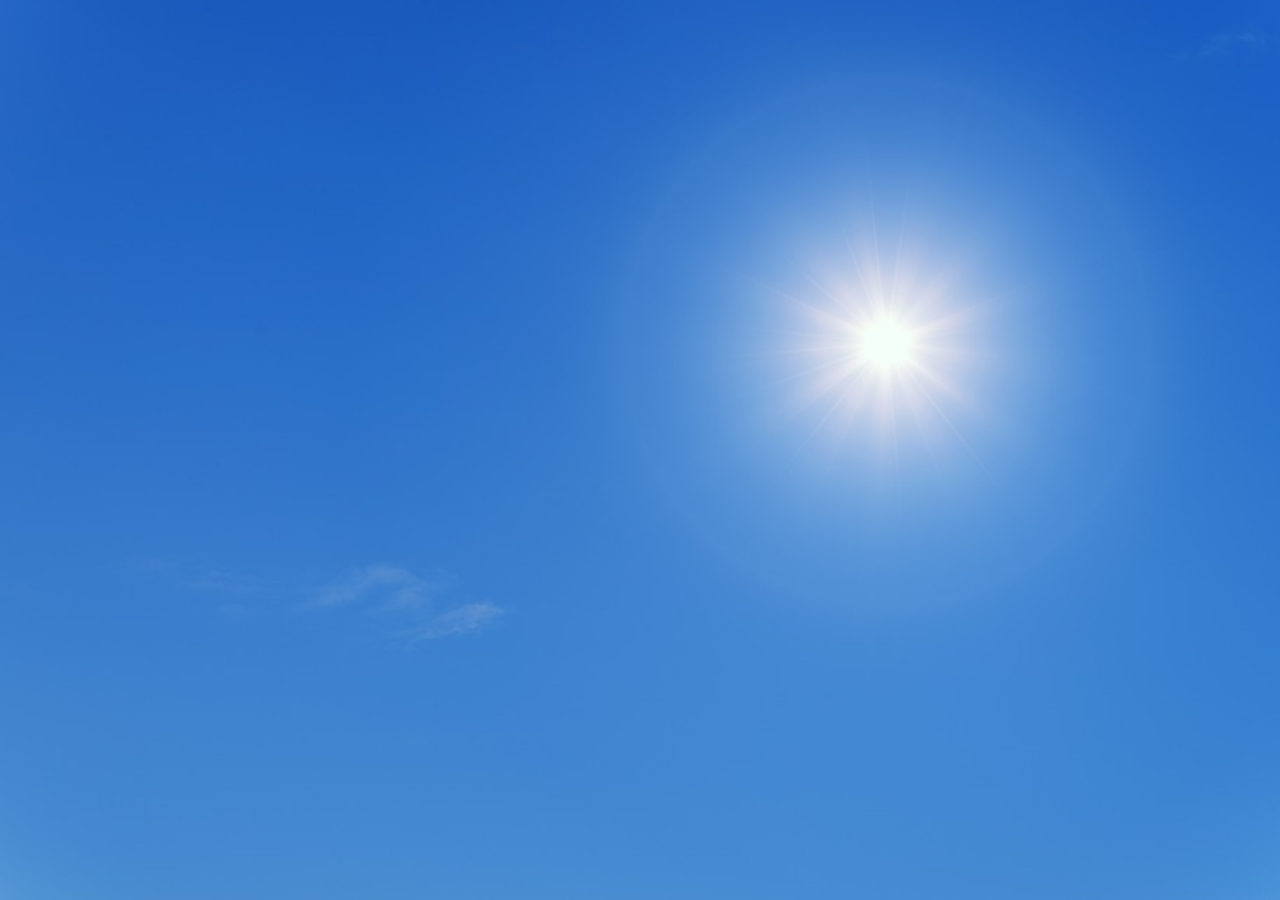
<file: Clouds Animation/index.html>
<!DOCTYPE html>
<html lang="en">
  <head>
    <meta charset="UTF-8" />
    <meta name="viewport" content="width=device-width, initial-scale=1.0" />
    <title>Cloud Animation</title>
    <link rel="stylesheet" href="main.css" />
  </head>
  <body>
    <section class="cloud">
      <img src="cloud4.jpg" alt="" class="c1" />
      <img src="cloud1.jpg" alt="" class="c1 c2" />
      <img src="cloud2.jpg" alt="" class="c1 c3" />
      <img src="cloud2.jpg" alt="" class="c1 c4" />
      <img src="cloud5.jpg" alt="" class="c1 c5" />
    </section>

    <!-- <img src="" alt="" class="c1" />
    <img src="" alt="" class="c1" />
    <img src="" alt="" class="c1" />
    <img src="" alt="" class="c1" />
    <img src="" alt="" class="c1" /> -->
  </body>
</html>
</file>
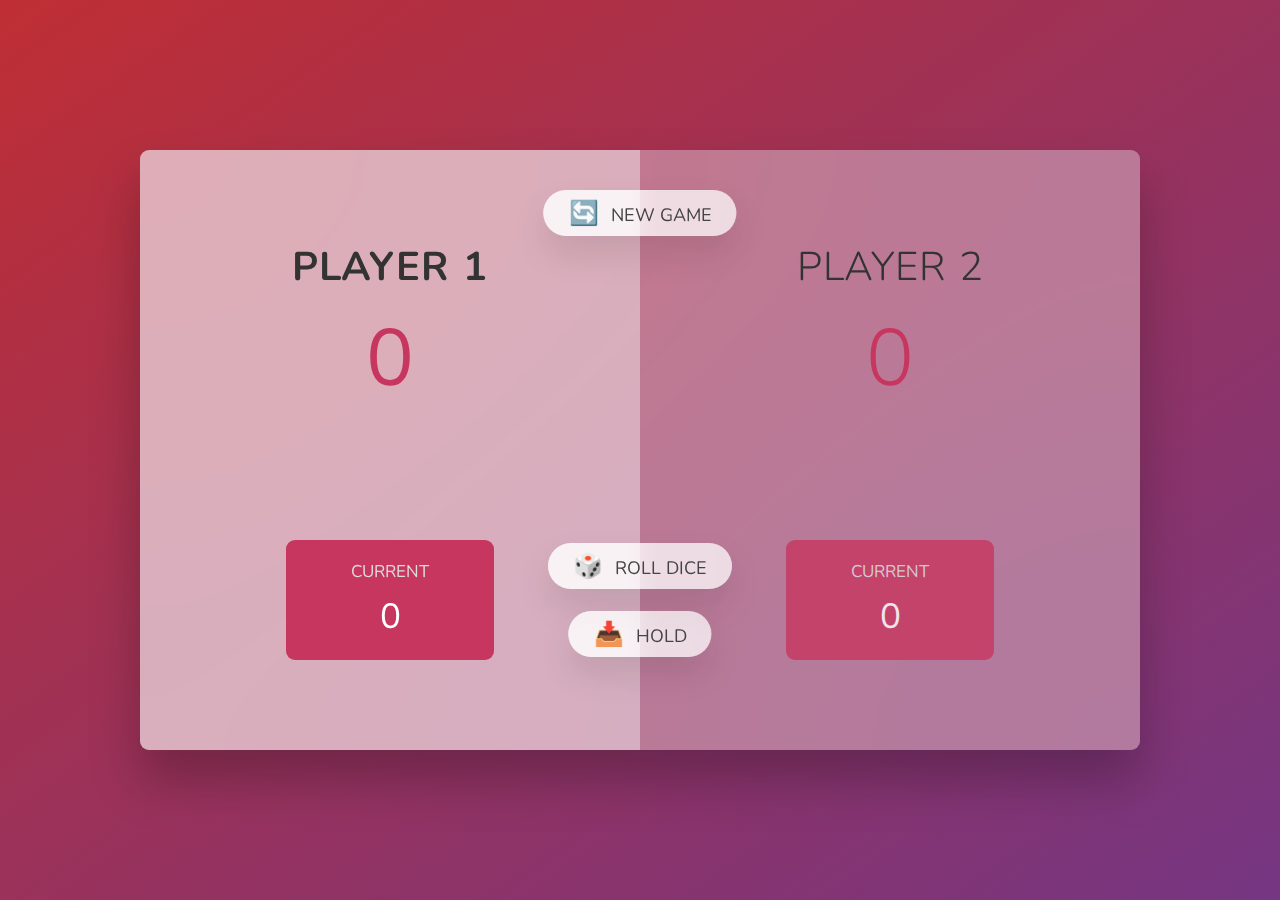
<file: Dice Game/index.html>
<!DOCTYPE html>
<html lang="en">
  <head>
    <meta charset="UTF-8" />
    <meta name="viewport" content="width=device-width, initial-scale=1.0" />
    <meta http-equiv="X-UA-Compatible" content="ie=edge" />
    <link rel="stylesheet" href="style.css" />
    <title>Pig Game</title>
  </head>
  <body>
    <main>
      <section class="player player--0 player--active">
        <h2 class="name" id="name--0">Player 1</h2>
        <p class="score" id="score--0">43</p>
        <div class="current">
          <p class="current-label">Current</p>
          <p class="current-score" id="current--0">0</p>
        </div>
      </section>
      <section class="player player--1">
        <h2 class="name" id="name--1">Player 2</h2>
        <p class="score" id="score--1">24</p>
        <div class="current">
          <p class="current-label">Current</p>
          <p class="current-score" id="current--1">0</p>
        </div>
      </section>

      <img src="dice-5.png" alt="Playing dice" class="dice" />
      <button class="btn btn--new">🔄 New game</button>
      <button class="btn btn--roll">🎲 Roll dice</button>
      <button class="btn btn--hold">📥 Hold</button>
    </main>
    <script src="script.js"></script>
  </body>
</html>
</file>
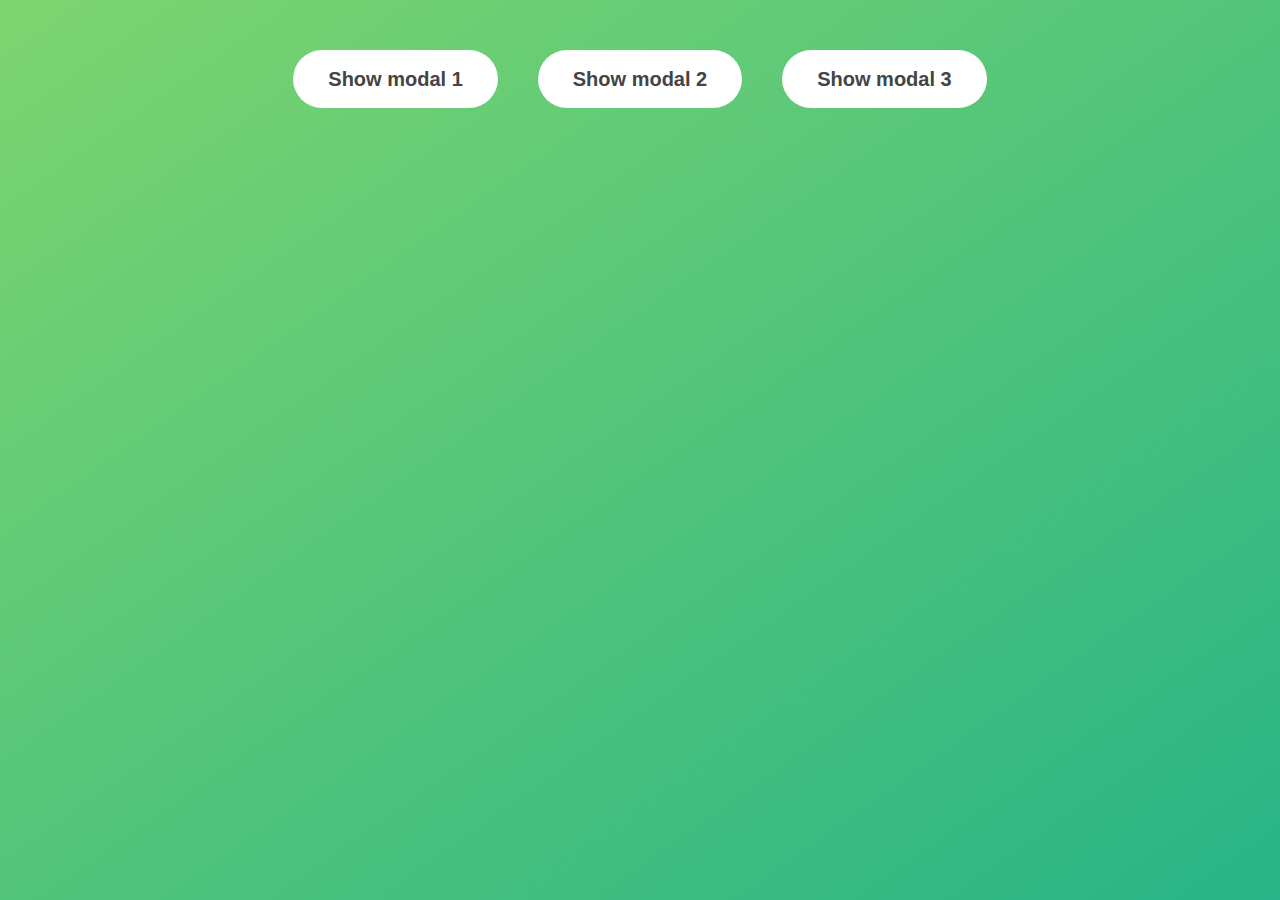
<file: Modal Window/index.html>
<!DOCTYPE html>
<html lang="en">
  <head>
    <meta charset="UTF-8" />
    <meta name="viewport" content="width=device-width, initial-scale=1.0" />
    <meta http-equiv="X-UA-Compatible" content="ie=edge" />
    <link rel="stylesheet" href="style.css" />
    <title>Modal window</title>
  </head>
  <body>
    <button class="show-modal">Show modal 1</button>
    <button class="show-modal">Show modal 2</button>
    <button class="show-modal">Show modal 3</button>

    <div class="modal hidden">
      <button class="close-modal">&times;</button>
      <h1>I'm a modal window 😍</h1>
      <p>
        Lorem ipsum dolor sit amet, consectetur adipisicing elit, sed do eiusmod
        tempor incididunt ut labore et dolore magna aliqua. Ut enim ad minim
        veniam, quis nostrud exercitation ullamco laboris nisi ut aliquip ex ea
        commodo consequat. Duis aute irure dolor in reprehenderit in voluptate
        velit esse cillum dolore eu fugiat nulla pariatur. Excepteur sint
        occaecat cupidatat non proident, sunt in culpa qui officia deserunt
        mollit anim id est laborum.
      </p>
    </div>
    <div class="overlay hidden"></div>

    <script src="script.js"></script>
  </body>
</html>
</file>
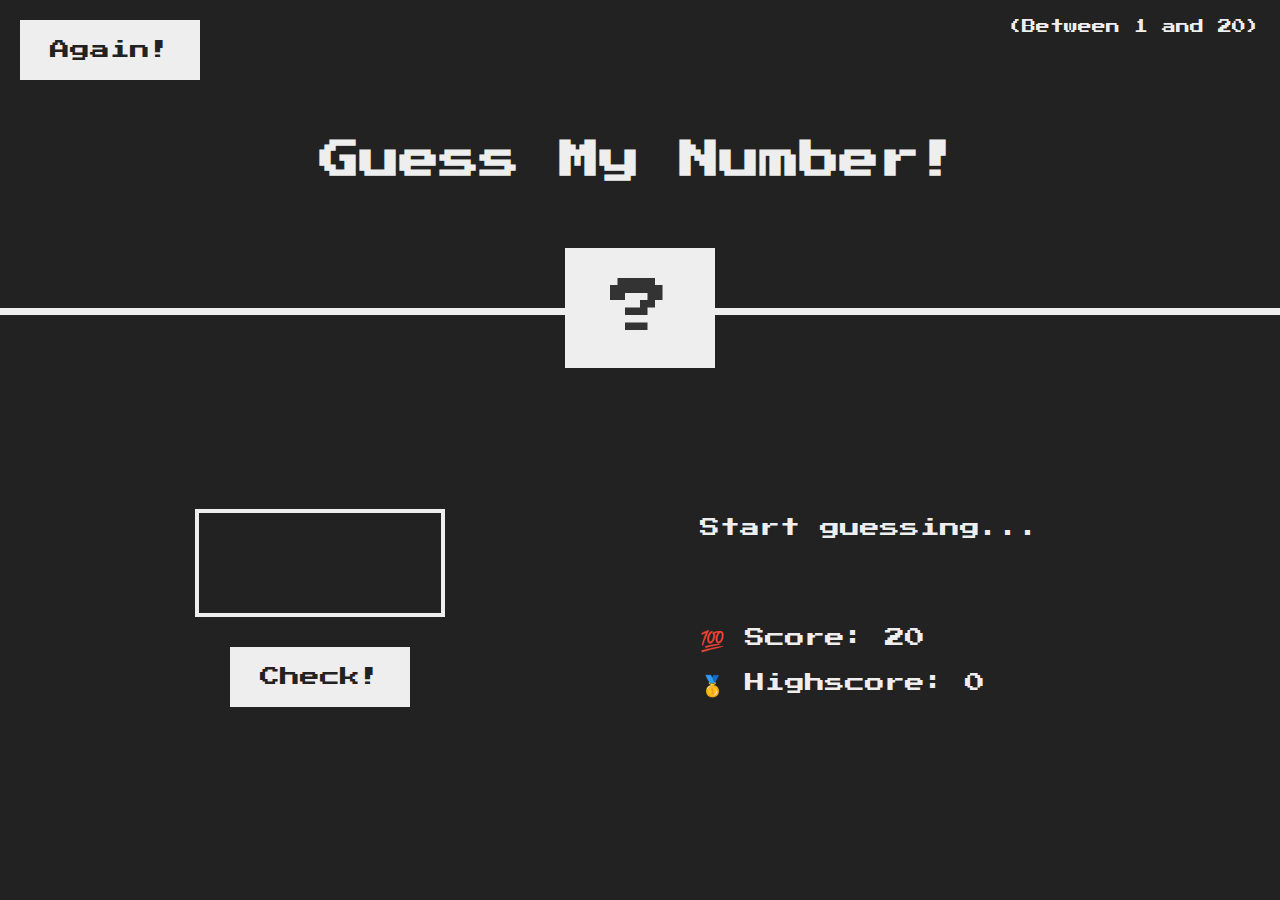
<file: Random Number GamePlay/index.html>
<!DOCTYPE html>
<html lang="en">
  <head>
    <meta charset="UTF-8" />
    <meta name="viewport" content="width=device-width, initial-scale=1.0" />
    <meta http-equiv="X-UA-Compatible" content="ie=edge" />
    <link rel="stylesheet" href="style.css" />
    <title>Guess My Number!</title>
  </head>
  <body>
    <header>
      <h1>Guess My Number!</h1>
      <p class="between">(Between 1 and 20)</p>
      <button class="btn again">Again!</button>
      <div class="number">?</div>
    </header>
    <main>
      <section class="left">
        <input type="number" class="guess" />
        <button class="btn check">Check!</button>
      </section>
      <section class="right">
        <p class="message">Start guessing...</p>
        <p class="label-score">💯 Score: <span class="score">20</span></p>
        <p class="label-highscore">
          🥇 Highscore: <span class="highscore">0</span>
        </p>
      </section>
    </main>
    <script src="script.js"></script>
  </body>
</html>
</file>
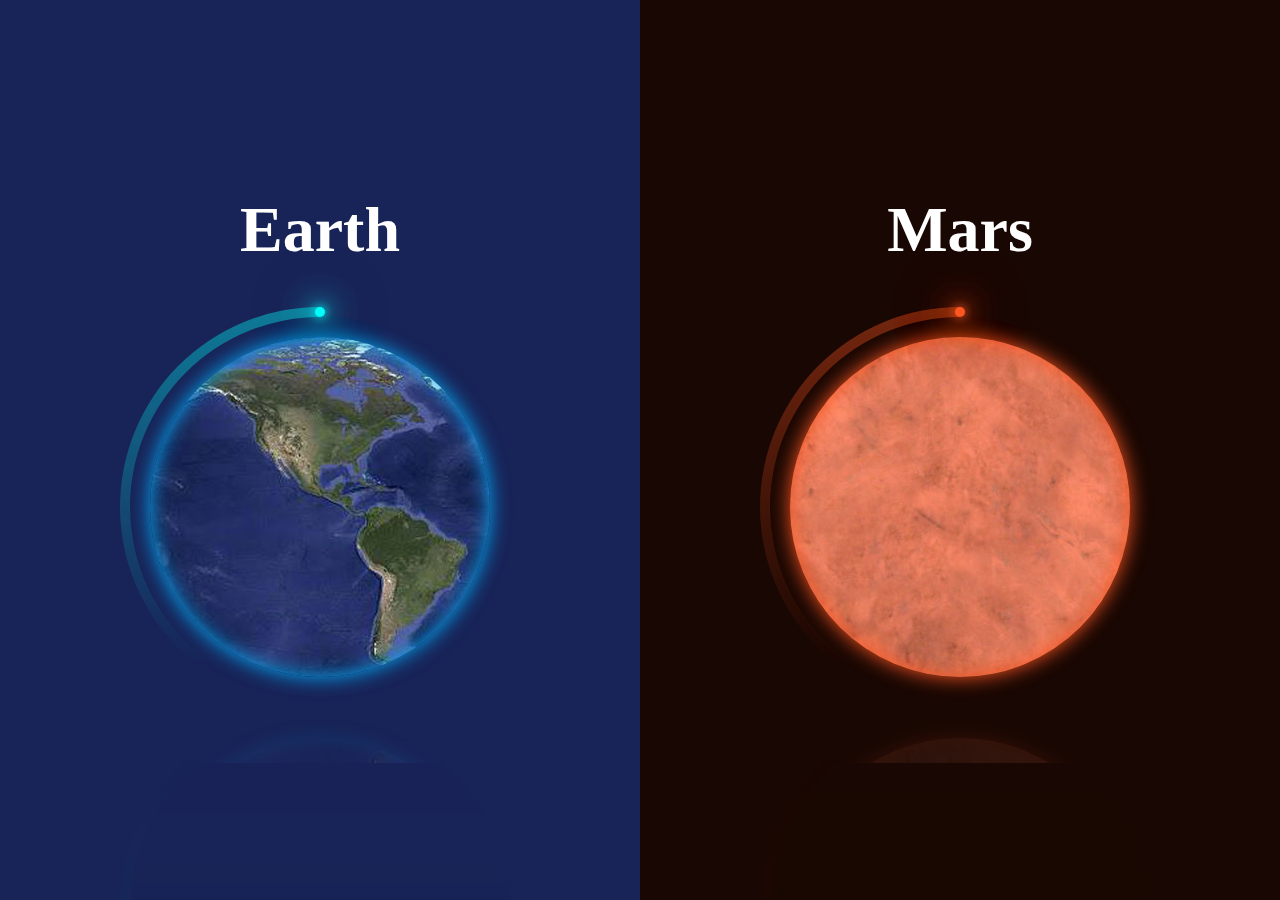
<file: Rotating Earth vs Mars/index.html>
<!DOCTYPE html>
<html lang="en">
  <head>
    <meta charset="UTF-8" />
    <meta name="viewport" content="width=device-width, initial-scale=1.0" />
    <title>Earth Vs Mars</title>
    <link rel="stylesheet" href="main.css" />
  </head>
  <body>
    <div class="planet planetEarth">
      <h2>Earth</h2>
      <div class="container">
        <div class="loader"><span></span></div>
        <div class="earth"></div>
      </div>
    </div>
    <div class="planet planetMars">
      <h2>Mars</h2>
      <div class="container">
        <div class="loader"><span></span></div>
        <div class="mars"></div>
      </div>
    </div>
  </body>
</html>
</file>
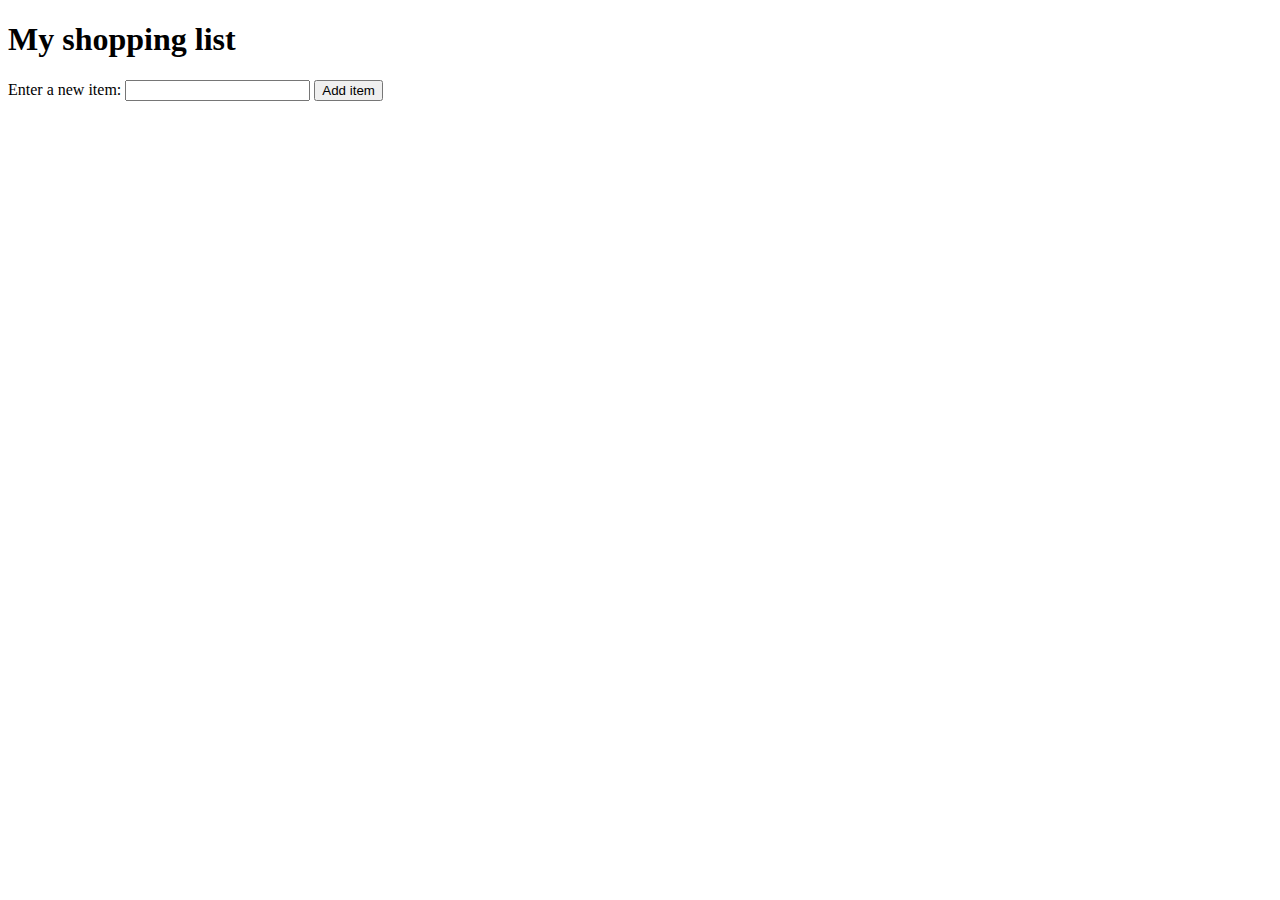
<file: To-Do List/index.html>
<!DOCTYPE html>
<html lang="en">
  <head>
    <meta charset="UTF-8" />
    <meta name="viewport" content="width=device-width, initial-scale=1.0" />
    <title>Shopping list</title>
    <style>
      li {
        margin-bottom: 10px;
      }

      li button {
        font-size: 8px;
        margin-left: 20px;
        color: #666;
      }
    </style>
  </head>
  <body>
    <h1>My shopping list</h1>

    <div>
      <label for="item">Enter a new item:</label>
      <input type="text" name="item" id="item" />
      <button>Add item</button>
    </div>

    <ul></ul>
    <script>
      const list = document.querySelector("ul");
      const input = document.querySelector("input");
      const button = document.querySelector("button");

      button.onclick = function () {
        let myItem = input.value;
        input.value = "";

        const listItem = document.createElement("li");
        const listText = document.createElement("span");
        const listBtn = document.createElement("button");

        listItem.appendChild(listText);
        listText.textContent = myItem;
        listItem.appendChild(listBtn);
        listBtn.textContent = "Delete";
        list.appendChild(listItem);

        listBtn.onclick = function (e) {
          list.removeChild(listItem);
        };
        input.focus();
      };
    </script>
  </body>
</html>
</file>
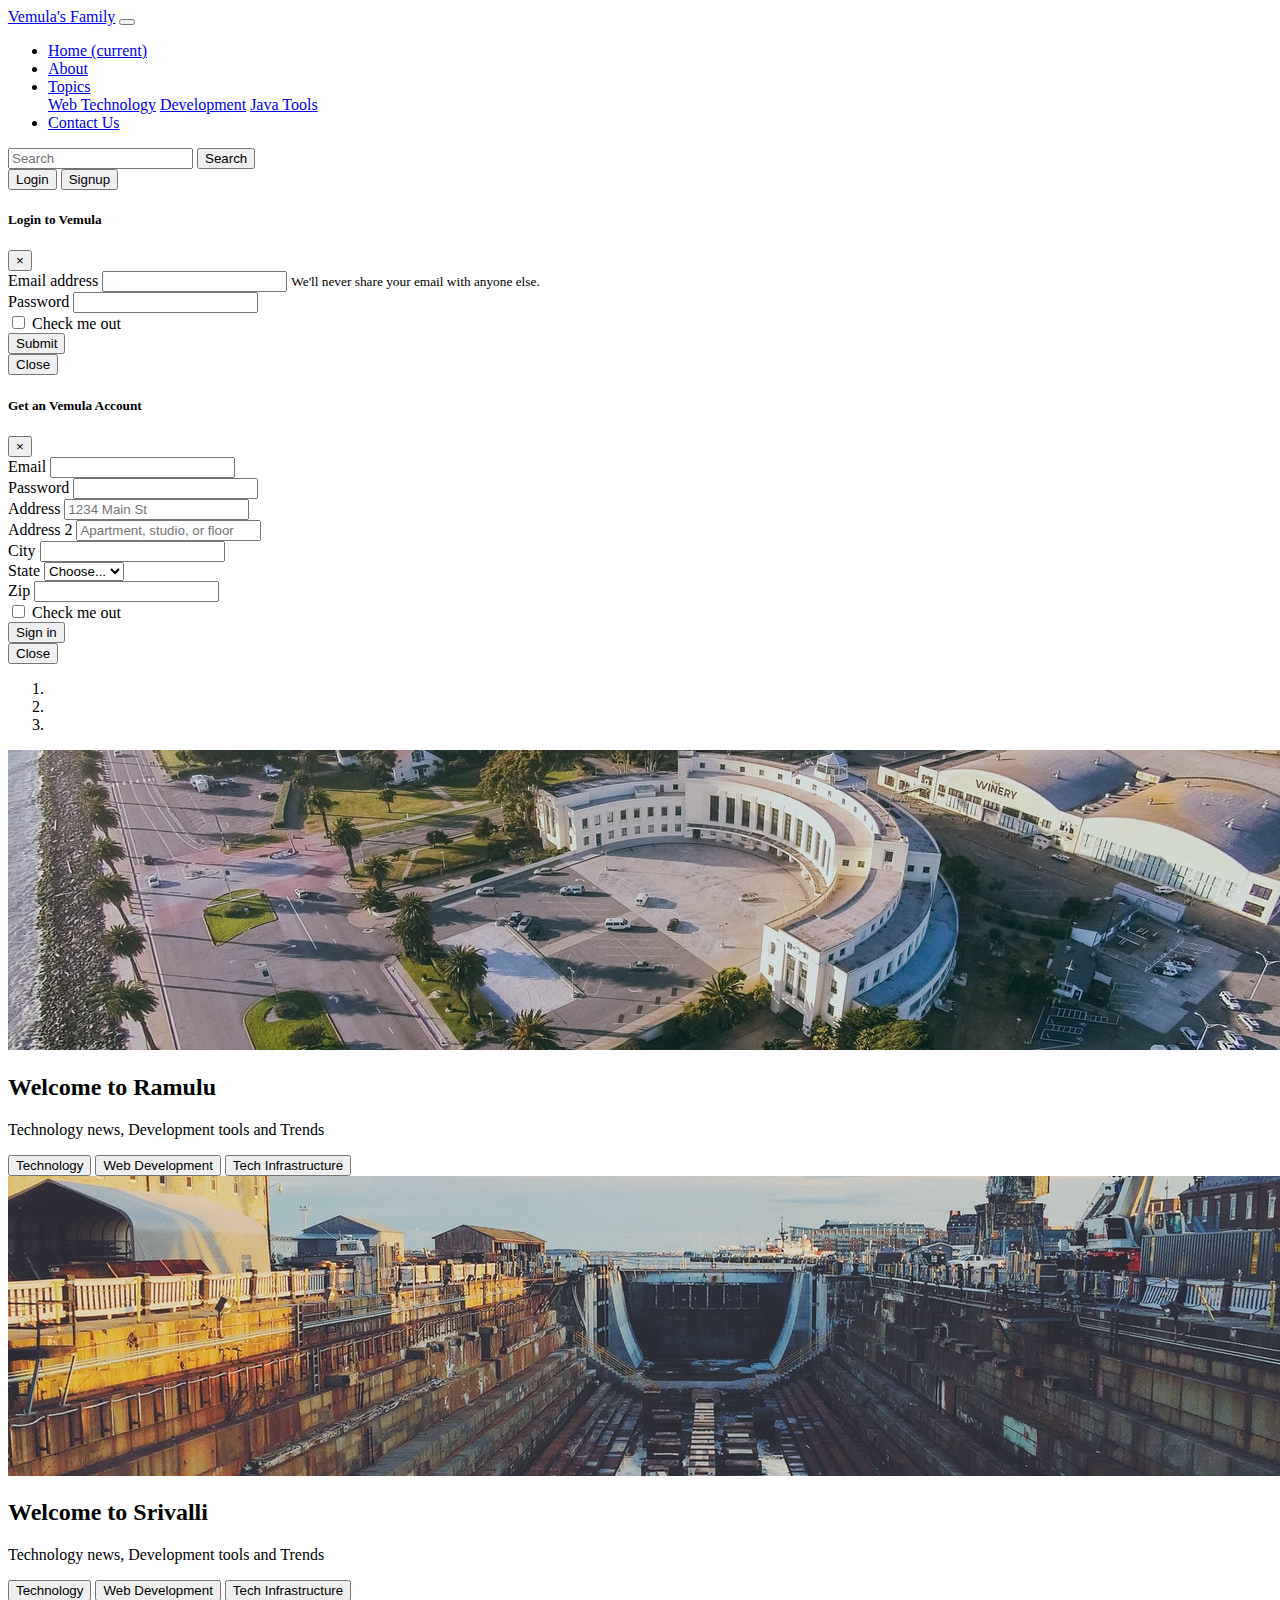
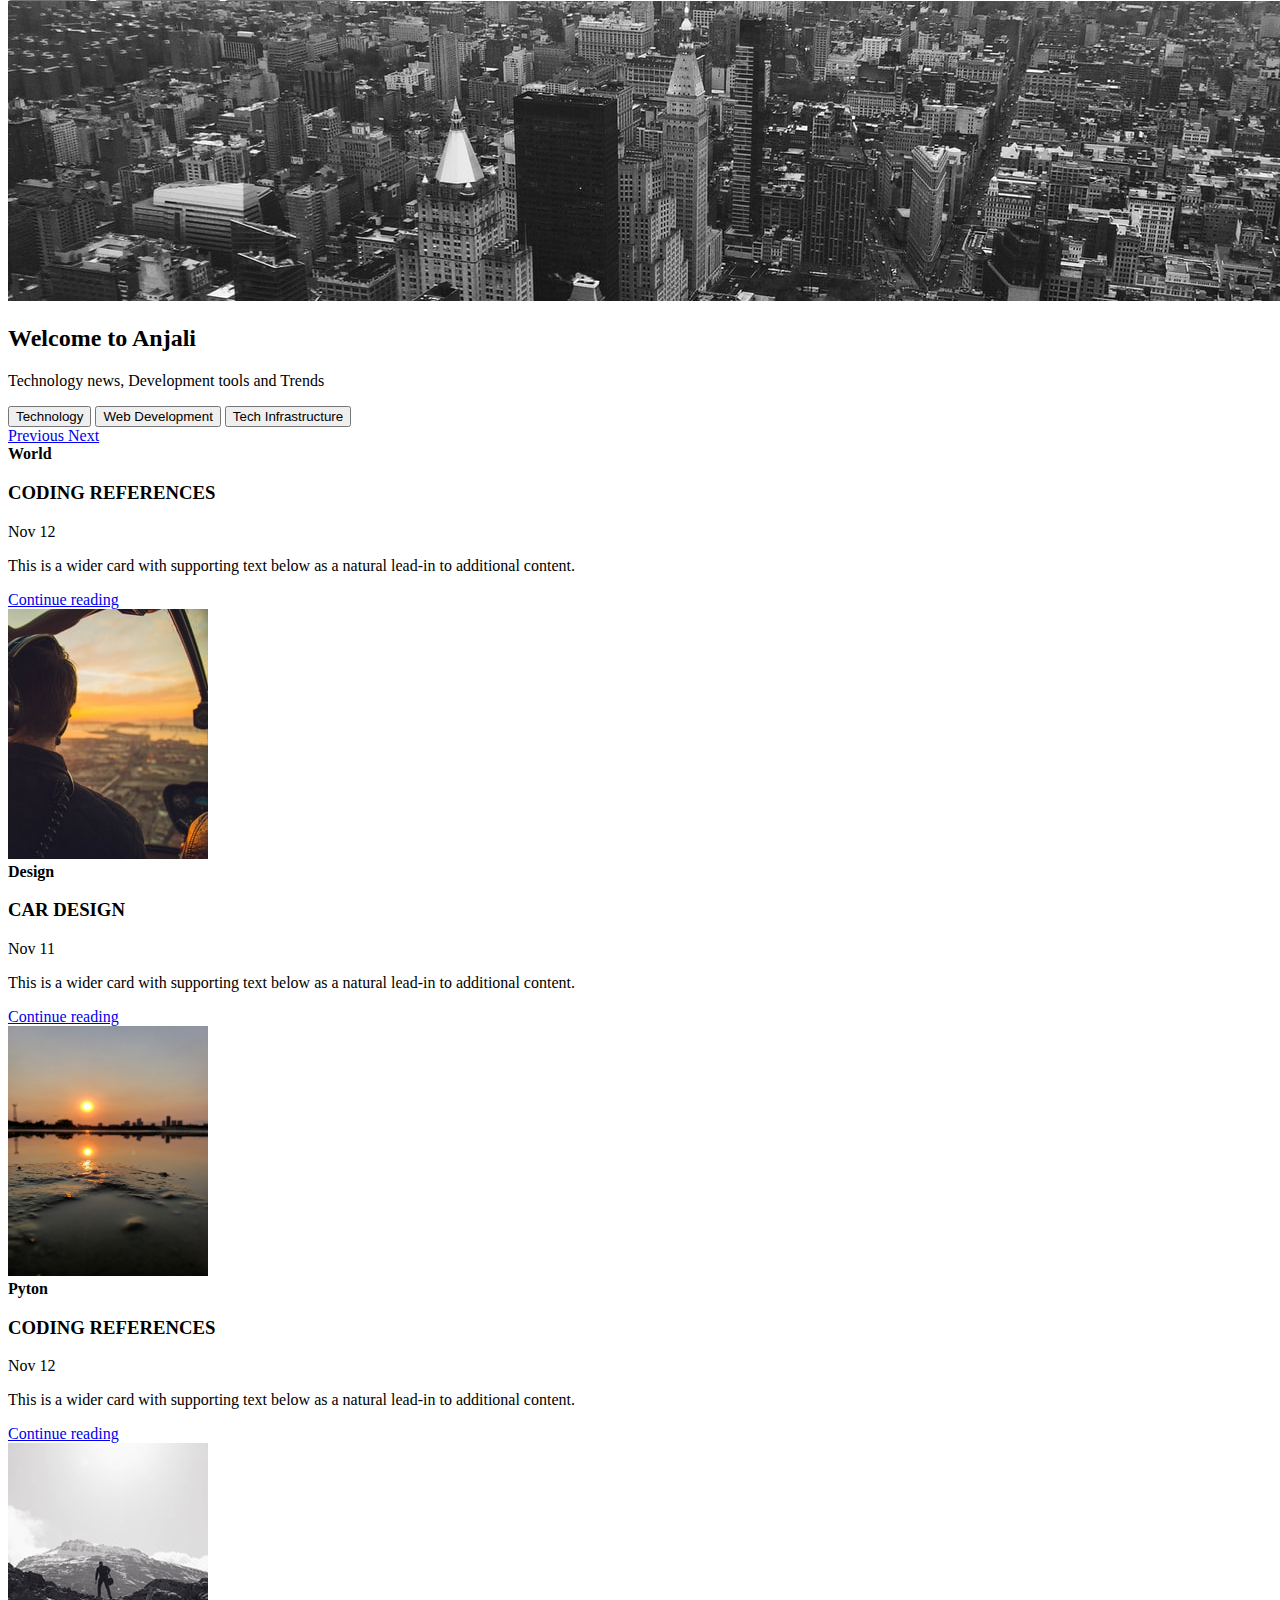
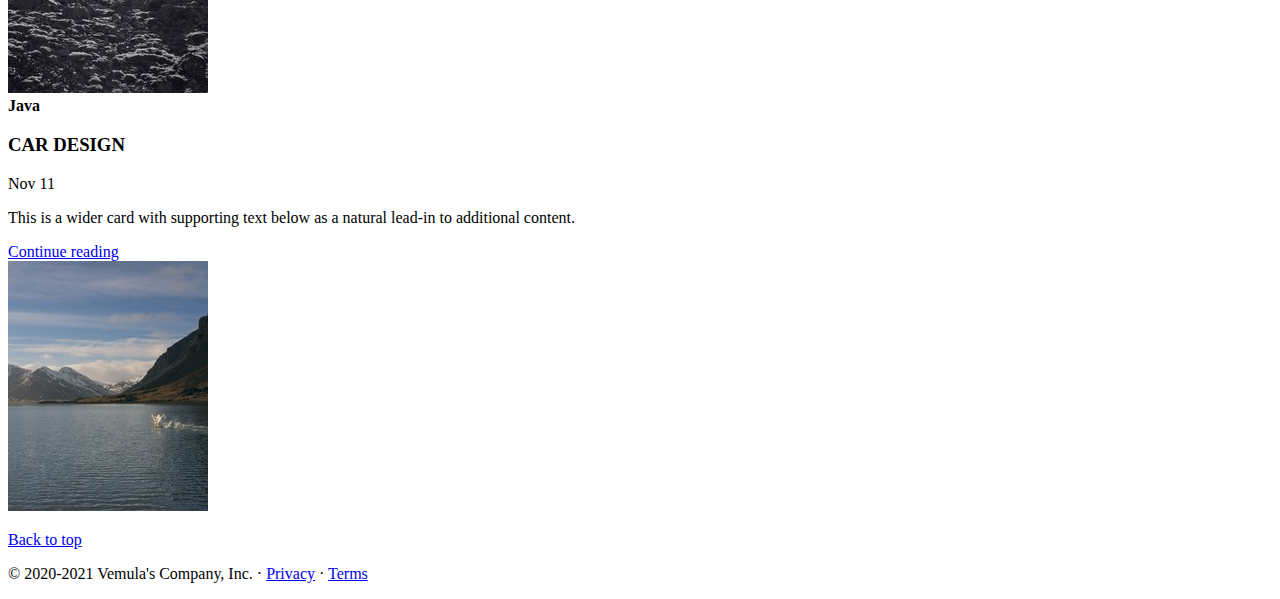
<file: Website using bootstrap/index.html>
<!DOCTYPE html>
<html lang="en">
  <head>
    <!-- Required meta tags -->
    <meta charset="utf-8" />
    <meta
      name="viewport"
      content="width=device-width, initial-scale=1, shrink-to-fit=no"
    />

    <!-- Bootstrap CSS -->
    <link
      rel="stylesheet"
      href="https://cdn.jsdelivr.net/npm/bootstrap@4.5.3/dist/css/bootstrap.min.css"
      integrity="sha384-TX8t27EcRE3e/ihU7zmQxVncDAy5uIKz4rEkgIXeMed4M0jlfIDPvg6uqKI2xXr2"
      crossorigin="anonymous"
    />

    <title>MY WEBPAGE</title>
  </head>

  <body>
    <nav class="navbar navbar-expand-lg navbar-dark bg-dark">
      <a class="navbar-brand" href="#">Vemula's Family</a>
      <button
        class="navbar-toggler"
        type="button"
        data-toggle="collapse"
        data-target="#navbarSupportedContent"
        aria-controls="navbarSupportedContent"
        aria-expanded="false"
        aria-label="Toggle navigation"
      >
        <span class="navbar-toggler-icon"></span>
      </button>

      <div class="collapse navbar-collapse" id="navbarSupportedContent">
        <ul class="navbar-nav mr-auto">
          <li class="nav-item active">
            <a class="nav-link" href="#"
              >Home <span class="sr-only">(current)</span></a
            >
          </li>
          <li class="nav-item">
            <a class="nav-link" href="/about.html">About</a>
          </li>
          <li class="nav-item dropdown">
            <a
              class="nav-link dropdown-toggle"
              href="#"
              id="navbarDropdown"
              role="button"
              data-toggle="dropdown"
              aria-haspopup="true"
              aria-expanded="false"
            >
              Topics
            </a>
            <div class="dropdown-menu" aria-labelledby="navbarDropdown">
              <a class="dropdown-item" href="#">Web Technology</a>
              <a class="dropdown-item" href="#">Development</a>
              <a class="dropdown-item" href="#">Java Tools</a>
            </div>
          </li>
          <li class="nav-item">
            <a class="nav-link" href="contact.html">Contact Us</a>
          </li>
        </ul>
        <form class="form-inline my-2 my-lg-0">
          <input
            class="form-control mr-sm-2"
            type="search"
            placeholder="Search"
            aria-label="Search"
          />
          <button class="btn btn-outline-danger my-2 my-sm-0" type="submit">
            Search
          </button>
        </form>
        <div class="mx-2">
          <button
            class="btn btn-danger"
            data-toggle="modal"
            data-target="#loginModal"
          >
            Login
          </button>
          <button
            class="btn btn-danger"
            data-toggle="modal"
            data-target="#signupModal"
          >
            Signup
          </button>
        </div>
      </div>
    </nav>
    <!-- Login Modal -->
    <div
      class="modal fade"
      id="loginModal"
      tabindex="-1"
      aria-labelledby="loginModalLabel"
      aria-hidden="true"
    >
      <div class="modal-dialog">
        <div class="modal-content">
          <div class="modal-header">
            <h5 class="modal-title" id="loginModalLabel">Login to Vemula</h5>
            <button
              type="button"
              class="close"
              data-dismiss="modal"
              aria-label="Close"
            >
              <span aria-hidden="true">&times;</span>
            </button>
          </div>
          <div class="modal-body">
            <form>
              <div class="form-group">
                <label for="exampleInputEmail1">Email address</label>
                <input
                  type="email"
                  class="form-control"
                  id="exampleInputEmail1"
                  aria-describedby="emailHelp"
                />
                <small id="emailHelp" class="form-text text-muted"
                  >We'll never share your email with anyone else.</small
                >
              </div>
              <div class="form-group">
                <label for="exampleInputPassword1">Password</label>
                <input
                  type="password"
                  class="form-control"
                  id="exampleInputPassword1"
                />
              </div>
              <div class="form-group form-check">
                <input
                  type="checkbox"
                  class="form-check-input"
                  id="exampleCheck1"
                />
                <label class="form-check-label" for="exampleCheck1"
                  >Check me out</label
                >
              </div>
              <button type="submit" class="btn btn-primary">Submit</button>
            </form>
          </div>
          <div class="modal-footer">
            <button
              type="button"
              class="btn btn-secondary"
              data-dismiss="modal"
            >
              Close
            </button>
          </div>
        </div>
      </div>
    </div>

    <!-- Sign Up Modal -->
    <div
      class="modal fade"
      id="signupModal"
      tabindex="-1"
      aria-labelledby="signupModalLabel"
      aria-hidden="true"
    >
      <div class="modal-dialog">
        <div class="modal-content">
          <div class="modal-header">
            <h5 class="modal-title" id="signupModalLabel">
              Get an Vemula Account
            </h5>
            <button
              type="button"
              class="close"
              data-dismiss="modal"
              aria-label="Close"
            >
              <span aria-hidden="true">&times;</span>
            </button>
          </div>
          <div class="modal-body">
            <form>
              <div class="form-row">
                <div class="form-group col-md-6">
                  <label for="inputEmail4">Email</label>
                  <input type="email" class="form-control" id="inputEmail4" />
                </div>
                <div class="form-group col-md-6">
                  <label for="inputPassword4">Password</label>
                  <input
                    type="password"
                    class="form-control"
                    id="inputPassword4"
                  />
                </div>
              </div>
              <div class="form-group">
                <label for="inputAddress">Address</label>
                <input
                  type="text"
                  class="form-control"
                  id="inputAddress"
                  placeholder="1234 Main St"
                />
              </div>
              <div class="form-group">
                <label for="inputAddress2">Address 2</label>
                <input
                  type="text"
                  class="form-control"
                  id="inputAddress2"
                  placeholder="Apartment, studio, or floor"
                />
              </div>
              <div class="form-row">
                <div class="form-group col-md-6">
                  <label for="inputCity">City</label>
                  <input type="text" class="form-control" id="inputCity" />
                </div>
                <div class="form-group col-md-4">
                  <label for="inputState">State</label>
                  <select id="inputState" class="form-control">
                    <option selected>Choose...</option>
                    <option>...</option>
                  </select>
                </div>
                <div class="form-group col-md-2">
                  <label for="inputZip">Zip</label>
                  <input type="text" class="form-control" id="inputZip" />
                </div>
              </div>
              <div class="form-group">
                <div class="form-check">
                  <input
                    class="form-check-input"
                    type="checkbox"
                    id="gridCheck"
                  />
                  <label class="form-check-label" for="gridCheck">
                    Check me out
                  </label>
                </div>
              </div>
              <button type="submit" class="btn btn-primary">Sign in</button>
            </form>
          </div>
          <div class="modal-footer">
            <button
              type="button"
              class="btn btn-secondary"
              data-dismiss="modal"
            >
              Close
            </button>
          </div>
        </div>
      </div>
    </div>

    <div
      id="carouselExampleCaptions"
      class="carousel slide carousel-fade"
      data-ride="carousel"
    >
      <ol class="carousel-indicators">
        <li
          data-target="#carouselExampleCaptions"
          data-slide-to="0"
          class="active"
        ></li>
        <li data-target="#carouselExampleCaptions" data-slide-to="1"></li>
        <li data-target="#carouselExampleCaptions" data-slide-to="2"></li>
      </ol>
      <div class="carousel-inner">
        <div class="carousel-item active">
          <img src="1.jpg" class="d-block w-100" alt="..." />
          <div class="carousel-caption d-none d-md-block">
            <h2>Welcome to Ramulu</h2>
            <p>Technology news, Development tools and Trends</p>
            <button class="btn btn-danger">Technology</button>
            <button class="btn btn-primary">Web Development</button>
            <button class="btn btn-success">Tech Infrastructure</button>
          </div>
        </div>
        <div class="carousel-item">
          <img src="2.jpg" class="d-block w-100" alt="..." />
          <div class="carousel-caption d-none d-md-block">
            <h2>Welcome to Srivalli</h2>
            <p>Technology news, Development tools and Trends</p>
            <button class="btn btn-danger">Technology</button>
            <button class="btn btn-primary">Web Development</button>
            <button class="btn btn-success">Tech Infrastructure</button>
          </div>
        </div>
        <div class="carousel-item">
          <img src="3.jpg" class="d-block w-100" alt="..." />
          <div class="carousel-caption d-none d-md-block">
            <h2>Welcome to Anjali</h2>
            <p>Technology news, Development tools and Trends</p>
            <button class="btn btn-danger">Technology</button>
            <button class="btn btn-primary">Web Development</button>
            <button class="btn btn-success">Tech Infrastructure</button>
          </div>
        </div>
      </div>
      <a
        class="carousel-control-prev"
        href="#carouselExampleCaptions"
        role="button"
        data-slide="prev"
      >
        <span class="carousel-control-prev-icon" aria-hidden="true"></span>
        <span class="sr-only">Previous</span>
      </a>
      <a
        class="carousel-control-next"
        href="#carouselExampleCaptions"
        role="button"
        data-slide="next"
      >
        <span class="carousel-control-next-icon" aria-hidden="true"></span>
        <span class="sr-only">Next</span>
      </a>
    </div>
    <div class="container my-4">
      <div class="row mb-2">
        <div class="col-md-6">
          <div
            class="row no-gutters border rounded overflow-hidden flex-md-row mb-4 shadow-sm h-md-250 position-relative"
          >
            <div class="col p-4 d-flex flex-column position-static">
              <strong class="d-inline-block mb-2 text-danger">World</strong>
              <h3 class="mb-0">CODING REFERENCES</h3>
              <div class="mb-1 text-muted">Nov 12</div>
              <p class="card-text mb-auto">
                This is a wider card with supporting text below as a natural
                lead-in to additional content.
              </p>
              <a href="#" class="stretched-link">Continue reading</a>
            </div>
            <div class="col-auto d-none d-lg-block">
              <img
                class="bd-placeholder-img"
                width="200"
                height="250"
                src="5.jpg"
              />
            </div>
          </div>
        </div>
        <div class="col-md-6">
          <div
            class="row no-gutters border rounded overflow-hidden flex-md-row mb-4 shadow-sm h-md-250 position-relative"
          >
            <div class="col p-4 d-flex flex-column position-static">
              <strong class="d-inline-block mb-2 text-success">Design</strong>
              <h3 class="mb-0">CAR DESIGN</h3>
              <div class="mb-1 text-muted">Nov 11</div>
              <p class="mb-auto">
                This is a wider card with supporting text below as a natural
                lead-in to additional content.
              </p>
              <a href="#" class="stretched-link">Continue reading</a>
            </div>
            <div class="col-auto d-none d-lg-block">
              <img
                class="bd-placeholder-img"
                width="200"
                height="250"
                src="4.jpg"
              />
            </div>
          </div>
        </div>
      </div>
      <div class="row mb-2">
        <div class="col-md-6">
          <div
            class="row no-gutters border rounded overflow-hidden flex-md-row mb-4 shadow-sm h-md-250 position-relative"
          >
            <div class="col p-4 d-flex flex-column position-static">
              <strong class="d-inline-block mb-2 text-primary">Pyton</strong>
              <h3 class="mb-0">CODING REFERENCES</h3>
              <div class="mb-1 text-muted">Nov 12</div>
              <p class="card-text mb-auto">
                This is a wider card with supporting text below as a natural
                lead-in to additional content.
              </p>
              <a href="#" class="stretched-link">Continue reading</a>
            </div>
            <div class="col-auto d-none d-lg-block">
              <img
                class="bd-placeholder-img"
                width="200"
                height="250"
                src="7.jpg"
              />
            </div>
          </div>
        </div>
        <div class="col-md-6">
          <div
            class="row no-gutters border rounded overflow-hidden flex-md-row mb-4 shadow-sm h-md-250 position-relative"
          >
            <div class="col p-4 d-flex flex-column position-static">
              <strong class="d-inline-block mb-2 text-warning">Java</strong>
              <h3 class="mb-0">CAR DESIGN</h3>
              <div class="mb-1 text-muted">Nov 11</div>
              <p class="mb-auto">
                This is a wider card with supporting text below as a natural
                lead-in to additional content.
              </p>
              <a href="#" class="stretched-link">Continue reading</a>
            </div>
            <div class="col-auto d-none d-lg-block">
              <img
                class="bd-placeholder-img"
                width="200"
                height="250"
                src="6.jpg"
              />
            </div>
          </div>
        </div>
      </div>
    </div>
    <footer class="container">
      <p class="float-right"><a href="#">Back to top</a></p>
      <p>
        © 2020-2021 Vemula's Company, Inc. · <a href="#">Privacy</a> ·
        <a href="#">Terms</a>
      </p>
    </footer>

    <!-- Option 1: jQuery and Bootstrap Bundle (includes Popper) -->
    <script
      src="https://code.jquery.com/jquery-3.5.1.slim.min.js"
      integrity="sha384-DfXdz2htPH0lsSSs5nCTpuj/zy4C+OGpamoFVy38MVBnE+IbbVYUew+OrCXaRkfj"
      crossorigin="anonymous"
    ></script>
    <script
      src="https://cdn.jsdelivr.net/npm/bootstrap@4.5.3/dist/js/bootstrap.bundle.min.js"
      integrity="sha384-ho+j7jyWK8fNQe+A12Hb8AhRq26LrZ/JpcUGGOn+Y7RsweNrtN/tE3MoK7ZeZDyx"
      crossorigin="anonymous"
    ></script>
  </body>
</html>
</file>
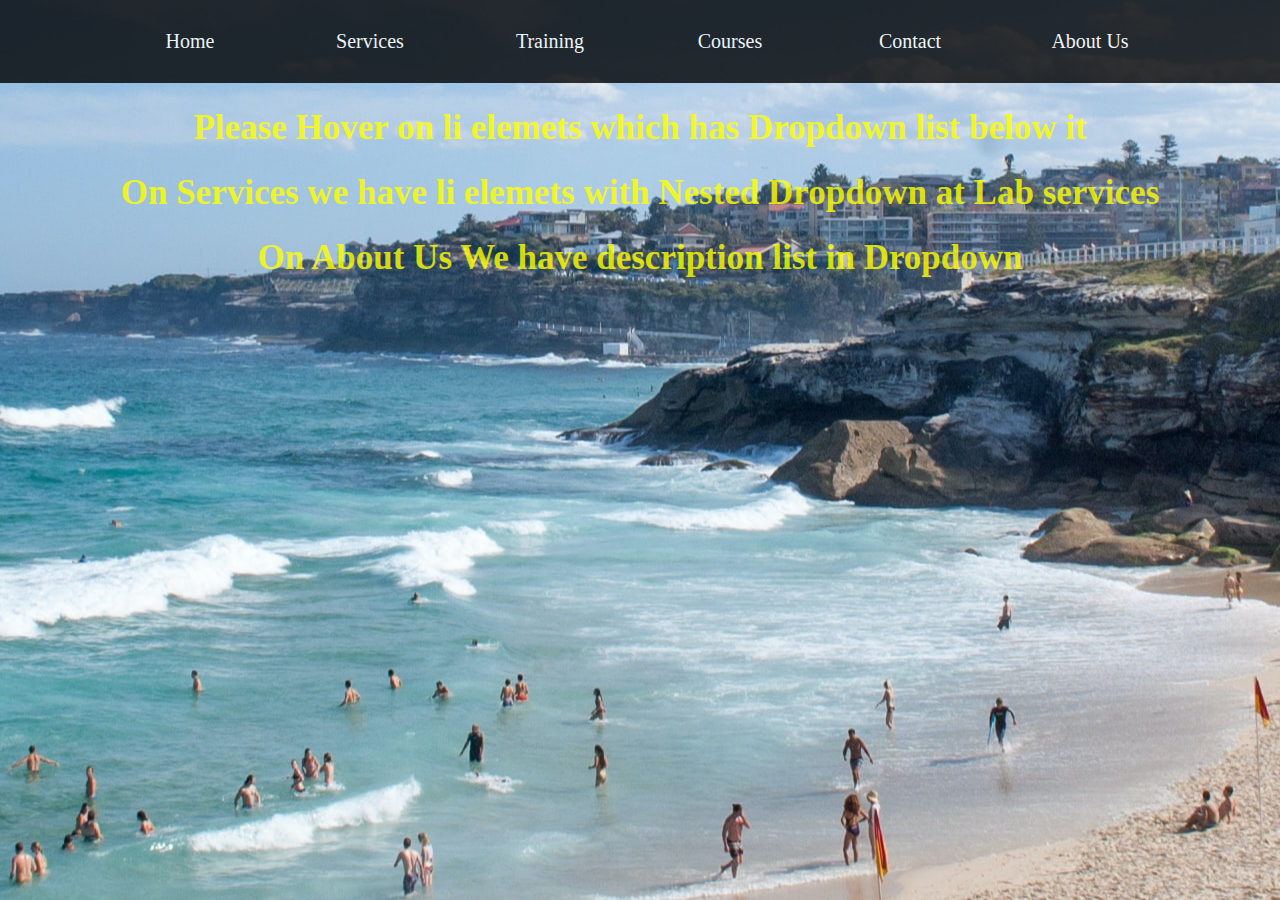
<file: Dropdown/Dropdown.html>
<!DOCTYPE html>
<html lang="en">

<head>
    <meta charset="UTF-8">
    <meta name="viewport" content="width=device-width, initial-scale=1.0">
    <title>Dropdown Menu with Nesting </title>
    <link href="Dropdown.css" rel="stylesheet">
</head>

<body>
    <header>
        <div class="nav">
            <ul>
                <li><a href="#">Home</a></li>
                <li><a href="#">Services</a>
                    <div class="sub-nav">
                        <ul>
                            <li><a href="#">Online Classes</a></li>
                            <li class="hover-me"><a href="#">Lab facility</a>
                                <div class="sub-nav-2">
                                    <ul>
                                        <li><a href="#">Glass Tubes</a>
                                        <li><a href="#">Chemicals</a>
                                        <li><a href="#">Testing</a>
                                    </ul>

                                </div>
                            </li>
                            <li><a href="#">Classroom</a></li>
                        </ul>
                    </div>
                </li>
                <li><a href="#">Training</a>
                    <div class="sub-nav">
                        <ul>
                            <li><a href="#">UI Development</a></li>
                            <li><a href="#">Core Java</a></li>
                            <li><a href="#">C Language</a></li>
                            <li><a href="#">SQL </a></li>
                        </ul>
                </li>
                <li><a href="#">Courses</a>
                    <div class="sub-nav">
                        <ul>
                            <li><a href="#">Mechanical</a></li>
                            <li><a href="#">Electronics</a></li>
                            <li><a href="#">Computer Science</a></li>
                            <li><a href="#">Electrical</a></li>
                        </ul>
                </li>
                <li><a href="#">Contact</a></li>
                <li><a href="#">About Us</a>
                    <div class="sub-nav">
                        <dl>
                            <dt>More</dt>
                            <dd>Lorem ipsum dolor sit amet.</dd>
                            <dt>Emergency Contact</dt>
                            <dd>123456789,452165798,</dd>
                        </dl>
                    </div>
                </li>
            </ul>
        </div>
    </header>
    <section>
        <h2>Please Hover on li elemets which has Dropdown list below it</h2>
        <h2>On Services we have li elemets with Nested Dropdown at Lab services</h2>
        <h2>On About Us We have description list in Dropdown</h2>
    </section>
</body>

</html>
</file>
<file: Clouds Animation/main.css>
body {
  margin: 0;
  padding: 0;
}
.cloud {
  width: 100vw;
  height: 100vh;
  background-image: url("bg1.jpg");
  background-size: cover;
  background-position: center;
  overflow: hidden;
  position: relative;
}
.c1 {
  position: absolute;
  width: 100%;
  height: auto;
  opacity: 0;
  animation: movingClouds 20s infinite;
  animation-delay: 2s;
}
.c2 {
  animation-delay: 5s;
}
.c3 {
  animation-delay: 10s;
}
.c4 {
  animation-delay: 15s;
}
.c5 {
  animation-delay: 20s;
}
@keyframes movingClouds {
  0% {
    transform: scale(1);
    opacity: 0.2;
  }
  20% {
    opacity: 0.7;
  }
  100% {
    transform: scale(2);
    opacity: 0;
  }
}
</file>
<file: Dice Game/style.css>
@import url('https://fonts.googleapis.com/css2?family=Nunito&display=swap');

* {
  margin: 0;
  padding: 0;
  box-sizing: inherit;
}

html {
  font-size: 62.5%;
  box-sizing: border-box;
}

body {
  font-family: 'Nunito', sans-serif;
  font-weight: 400;
  height: 100vh;
  color: #333;
  background-image: linear-gradient(to top left, #753682 0%, #bf2e34 100%);
  display: flex;
  align-items: center;
  justify-content: center;
}

/* LAYOUT */
main {
  position: relative;
  width: 100rem;
  height: 60rem;
  background-color: rgba(255, 255, 255, 0.35);
  backdrop-filter: blur(200px);
  filter: blur();
  box-shadow: 0 3rem 5rem rgba(0, 0, 0, 0.25);
  border-radius: 9px;
  overflow: hidden;
  display: flex;
}

.player {
  flex: 50%;
  padding: 9rem;
  display: flex;
  flex-direction: column;
  align-items: center;
  transition: all 0.75s;
}

/* ELEMENTS */
.name {
  position: relative;
  font-size: 4rem;
  text-transform: uppercase;
  letter-spacing: 1px;
  word-spacing: 2px;
  font-weight: 300;
  margin-bottom: 1rem;
}

.score {
  font-size: 8rem;
  font-weight: 300;
  color: #c7365f;
  margin-bottom: auto;
}

.player--active {
  background-color: rgba(255, 255, 255, 0.4);
}
.player--active .name {
  font-weight: 700;
}
.player--active .score {
  font-weight: 400;
}

.player--active .current {
  opacity: 1;
}

.current {
  background-color: #c7365f;
  opacity: 0.8;
  border-radius: 9px;
  color: #fff;
  width: 65%;
  padding: 2rem;
  text-align: center;
  transition: all 0.75s;
}

.current-label {
  text-transform: uppercase;
  margin-bottom: 1rem;
  font-size: 1.7rem;
  color: #ddd;
}

.current-score {
  font-size: 3.5rem;
}

/* ABSOLUTE POSITIONED ELEMENTS */
.btn {
  position: absolute;
  left: 50%;
  transform: translateX(-50%);
  color: #444;
  background: none;
  border: none;
  font-family: inherit;
  font-size: 1.8rem;
  text-transform: uppercase;
  cursor: pointer;
  font-weight: 400;
  transition: all 0.2s;

  background-color: white;
  background-color: rgba(255, 255, 255, 0.6);
  backdrop-filter: blur(10px);

  padding: 0.7rem 2.5rem;
  border-radius: 50rem;
  box-shadow: 0 1.75rem 3.5rem rgba(0, 0, 0, 0.1);
}

.btn::first-letter {
  font-size: 2.4rem;
  display: inline-block;
  margin-right: 0.7rem;
}

.btn--new {
  top: 4rem;
}
.btn--roll {
  top: 39.3rem;
}
.btn--hold {
  top: 46.1rem;
}

.btn:active {
  transform: translate(-50%, 3px);
  box-shadow: 0 1rem 2rem rgba(0, 0, 0, 0.15);
}

.btn:focus {
  outline: none;
}

.dice {
  position: absolute;
  left: 50%;
  top: 16.5rem;
  transform: translateX(-50%);
  height: 10rem;
  box-shadow: 0 2rem 5rem rgba(0, 0, 0, 0.2);
}

.player--winner {
  background-color: #2f2f2f;
}

.player--winner .name {
  font-weight: 700;
  color: #c7365f;
}
.hidden {
  display: none;
}
</file>
<file: Modal Window/style.css>
* {
  margin: 0;
  padding: 0;
  box-sizing: inherit;
}

html {
  font-size: 62.5%;
  box-sizing: border-box;
}

body {
  font-family: sans-serif;
  color: #333;
  line-height: 1.5;
  height: 100vh;
  position: relative;
  display: flex;
  align-items: flex-start;
  justify-content: center;
  background: linear-gradient(to top left, #28b487, #7dd56f);
}

.show-modal {
  font-size: 2rem;
  font-weight: 600;
  padding: 1.75rem 3.5rem;
  margin: 5rem 2rem;
  border: none;
  background-color: #fff;
  color: #444;
  border-radius: 10rem;
  cursor: pointer;
}

.close-modal {
  position: absolute;
  top: 1.2rem;
  right: 2rem;
  font-size: 5rem;
  color: #333;
  cursor: pointer;
  border: none;
  background: none;
}

h1 {
  font-size: 2.5rem;
  margin-bottom: 2rem;
}

p {
  font-size: 1.8rem;
}

/* -------------------------- */
/* CLASSES TO MAKE MODAL WORK */
.hidden {
  display: none;
}

.modal {
  position: absolute;
  top: 50%;
  left: 50%;
  transform: translate(-50%, -50%);
  width: 70%;

  background-color: white;
  padding: 6rem;
  border-radius: 5px;
  box-shadow: 0 3rem 5rem rgba(0, 0, 0, 0.3);
  z-index: 10;
}

.overlay {
  position: absolute;
  top: 0;
  left: 0;
  width: 100%;
  height: 100%;
  background-color: rgba(0, 0, 0, 0.6);
  backdrop-filter: blur(3px);
  z-index: 5;
}
</file>
<file: Random Number GamePlay/style.css>
@import url('https://fonts.googleapis.com/css?family=Press+Start+2P&display=swap');

* {
  margin: 0;
  padding: 0;
  box-sizing: inherit;
}

html {
  font-size: 62.5%;
  box-sizing: border-box;
}

body {
  font-family: 'Press Start 2P', sans-serif;
  color: #eee;
  background-color: #222;
  /* background-color: #60b347; */
}

/* LAYOUT */
header {
  position: relative;
  height: 35vh;
  border-bottom: 7px solid #eee;
}

main {
  height: 65vh;
  color: #eee;
  display: flex;
  align-items: center;
  justify-content: space-around;
}

.left {
  width: 52rem;
  display: flex;
  flex-direction: column;
  align-items: center;
}

.right {
  width: 52rem;
  font-size: 2rem;
}

/* ELEMENTS STYLE */
h1 {
  font-size: 4rem;
  text-align: center;
  position: absolute;
  width: 100%;
  top: 52%;
  left: 50%;
  transform: translate(-50%, -50%);
}

.number {
  background: #eee;
  color: #333;
  font-size: 6rem;
  width: 15rem;
  padding: 3rem 0rem;
  text-align: center;
  position: absolute;
  bottom: 0;
  left: 50%;
  transform: translate(-50%, 50%);
}

.between {
  font-size: 1.4rem;
  position: absolute;
  top: 2rem;
  right: 2rem;
}

.again {
  position: absolute;
  top: 2rem;
  left: 2rem;
}

.guess {
  background: none;
  border: 4px solid #eee;
  font-family: inherit;
  color: inherit;
  font-size: 5rem;
  padding: 2.5rem;
  width: 25rem;
  text-align: center;
  display: block;
  margin-bottom: 3rem;
}

.btn {
  border: none;
  background-color: #eee;
  color: #222;
  font-size: 2rem;
  font-family: inherit;
  padding: 2rem 3rem;
  cursor: pointer;
}

.btn:hover {
  background-color: #ccc;
}

.message {
  margin-bottom: 8rem;
  height: 3rem;
}

.label-score {
  margin-bottom: 2rem;
}
</file>
<file: Rotating Earth vs Mars/main.css>
* {
  margin: 0;
  padding: 0;
  box-sizing: border-box;
}
body {
  display: flex;
  justify-content: center;
  align-items: center;
  min-height: 100vh;
  overflow: hidden;
}
.planet {
  display: flex;
  flex-direction: column;
}
.planet h2 {
  color: #fff;
  font-size: 4em;
  margin-bottom: 40px;
  font-weight: 600;
}
.planet .container {
  width: 100%;
  display: flex;
  justify-content: center;
  align-items: center;
  flex-direction: column;
  -webkit-box-reflect: below 1px linear-gradient(#0001, #0002);
}
.planetEarth {
  position: relative;
  min-width: 50%;
  height: 100vh;
  justify-content: center;
  align-items: center;
  background: #182357;
}
.planetEarth .loader {
  position: relative;
  width: 400px;
  height: 400px;
  border-radius: 50%;
  animation: animate 4s linear infinite;
}
@keyframes animate {
  0% {
    transform: rotate(0deg);
  }
  100% {
    transform: rotate(360deg);
  }
}
.planetEarth .loader::before {
  content: "";
  position: absolute;
  top: 0;
  left: 0;
  width: 50%;
  height: 100%;
  background: linear-gradient(to top, transparent, rgba(0, 255, 249, 0.4));
  background-size: 200px 360px;
  background-repeat: no-repeat;
  border-top-left-radius: 200px;
  border-bottom-left-radius: 200px;
}
.planetEarth .loader::after {
  content: "";
  position: absolute;
  top: 0;
  left: 50%;
  transform: translateX(-50%);
  width: 10px;
  height: 10px;
  background: #00fff9;
  border-radius: 50%;
  z-index: 10;
  box-shadow: 0 0 10px #00fff9, 0 0 20px #00fff9, 0 0 30px #00fff9,
    0 0 40px #00fff9, 0 0 50px #00fff9, 0 0 60px #00fff9, 0 0 70px #00fff9,
    0 0 80px #00fff9, 0 0 90px #00fff9, 0 0 100px #00fff9;
}
.planetEarth .loader span {
  position: absolute;
  top: 10px;
  left: 10px;
  right: 10px;
  bottom: 10px;
  background: #182357;
  border-radius: 50%;
}
.earth {
  position: absolute;
  width: 340px;
  height: 340px;
  background: url(earth.jpg);
  border-radius: 50%;
  background-size: cover;
  box-shadow: inset 0 0 20px #03a9f4, 0 0 20px #03a9f4;
  animation: animateEarth 20s linear infinite;
}
@keyframes animateEarth {
  0% {
    background-position: 0;
  }
  100% {
    background-position: 162.5%;
  }
}

.planetMars {
  position: relative;
  min-width: 50%;
  height: 100vh;
  justify-content: center;
  align-items: center;
  background: #190703;
}
.planetMars .loader {
  position: relative;
  width: 400px;
  height: 400px;
  border-radius: 50%;
  animation: animate 4s linear infinite;
  animation-delay: -2s;
}
@keyframes animate {
  0% {
    transform: rotate(0deg);
  }
  100% {
    transform: rotate(360deg);
  }
}
.planetMars .loader::before {
  content: "";
  position: absolute;
  top: 0;
  left: 0;
  width: 50%;
  height: 100%;
  background: linear-gradient(to top, transparent, rgba(255, 87, 34, 0.4));
  background-size: 200px 360px;
  background-repeat: no-repeat;
  border-top-left-radius: 200px;
  border-bottom-left-radius: 200px;
}
.planetMars .loader::after {
  content: "";
  position: absolute;
  top: 0;
  left: 50%;
  transform: translateX(-50%);
  width: 10px;
  height: 10px;
  background: #ff5722;
  border-radius: 50%;
  z-index: 10;
  box-shadow: 0 0 10px #ff5722, 0 0 20px #ff5722, 0 0 30px #ff5722,
    0 0 40px #ff5722, 0 0 50px #ff5722, 0 0 60px #ff5722, 0 0 70px #ff5722,
    0 0 80px #ff5722, 0 0 90px #ff5722, 0 0 100px #ff5722;
}
.planetMars .loader span {
  position: absolute;
  top: 10px;
  left: 10px;
  right: 10px;
  bottom: 10px;
  background: #190703;
  border-radius: 50%;
}
.mars {
  position: absolute;
  width: 340px;
  height: 340px;
  background: url(mars.jpg);
  border-radius: 50%;
  background-size: cover;
  box-shadow: inset 0 0 20px #ff5722, 0 0 20px #ff5722;
  animation: animateMars 20s linear infinite;
}
@keyframes animateMars {
  0% {
    background-position: 0;
  }
  100% {
    background-position: -340px;
  }
}
</file>
<file: Dropdown/Dropdown.css>
*{
    margin:0;
    padding: 0;
    text-decoration: none;
    box-sizing: border-box;
}
body{
    background-image: url(zz.jpg);
    width: 100%;
    height: max-content;
    background-size: auto;
    background-position: center;
    background-repeat: no-repeat;
    opacity: 0.8;
}
.nav{
    background-color: black;
    text-align: center;
}
.nav ul{
    display: inline-flex;
    list-style: none;
    color: #fff;
}
.nav ul li{
    width: 150px;
    margin: 15px;
    padding: 15px;
}
.nav ul li a{
    color: white;
    font-size: 20px;
}
.nav ul li a:hover{
    color: red;
}
.sub-nav{
    display: none;
}
.nav ul li:hover .sub-nav{
    display: block;
    position: absolute;
    background: black;
    margin-top: 15px;
    margin-left: -15px;
}
.nav ul li:hover .sub-nav ul{
    display: block;
    margin: 10px;
}
.nav ul li:hover .sub-nav ul li{
    width: 150px;
    padding: 10px;
    background: transparent;
    border-radius: 0;
    text-align: left;
    border-bottom: 1px dotted #fff;
}
.nav ul li:hover .sub-nav ul li:last-child{
    border-bottom: none;
}
.sub-nav-2{
    display: none;
    display: inline-block;
}
.hover-me:hover .sub-nav-2{
    display: block;
    position: absolute;
    margin-top: -40px;
    margin-left: 150px;
    background: black;
}
.nav ul li:hover .sub-nav dl{
    display: block;
    margin: 10px;
}
.nav ul li:hover .sub-nav dl dd{
    width: 150px;
    padding: 10px;
    background: transparent;
    border-radius: 0;
    text-align: left;
}
section h2{
    text-align: center;
    color:yellow;
    margin: 25px;
    font-size: 35px;
}
</file>
